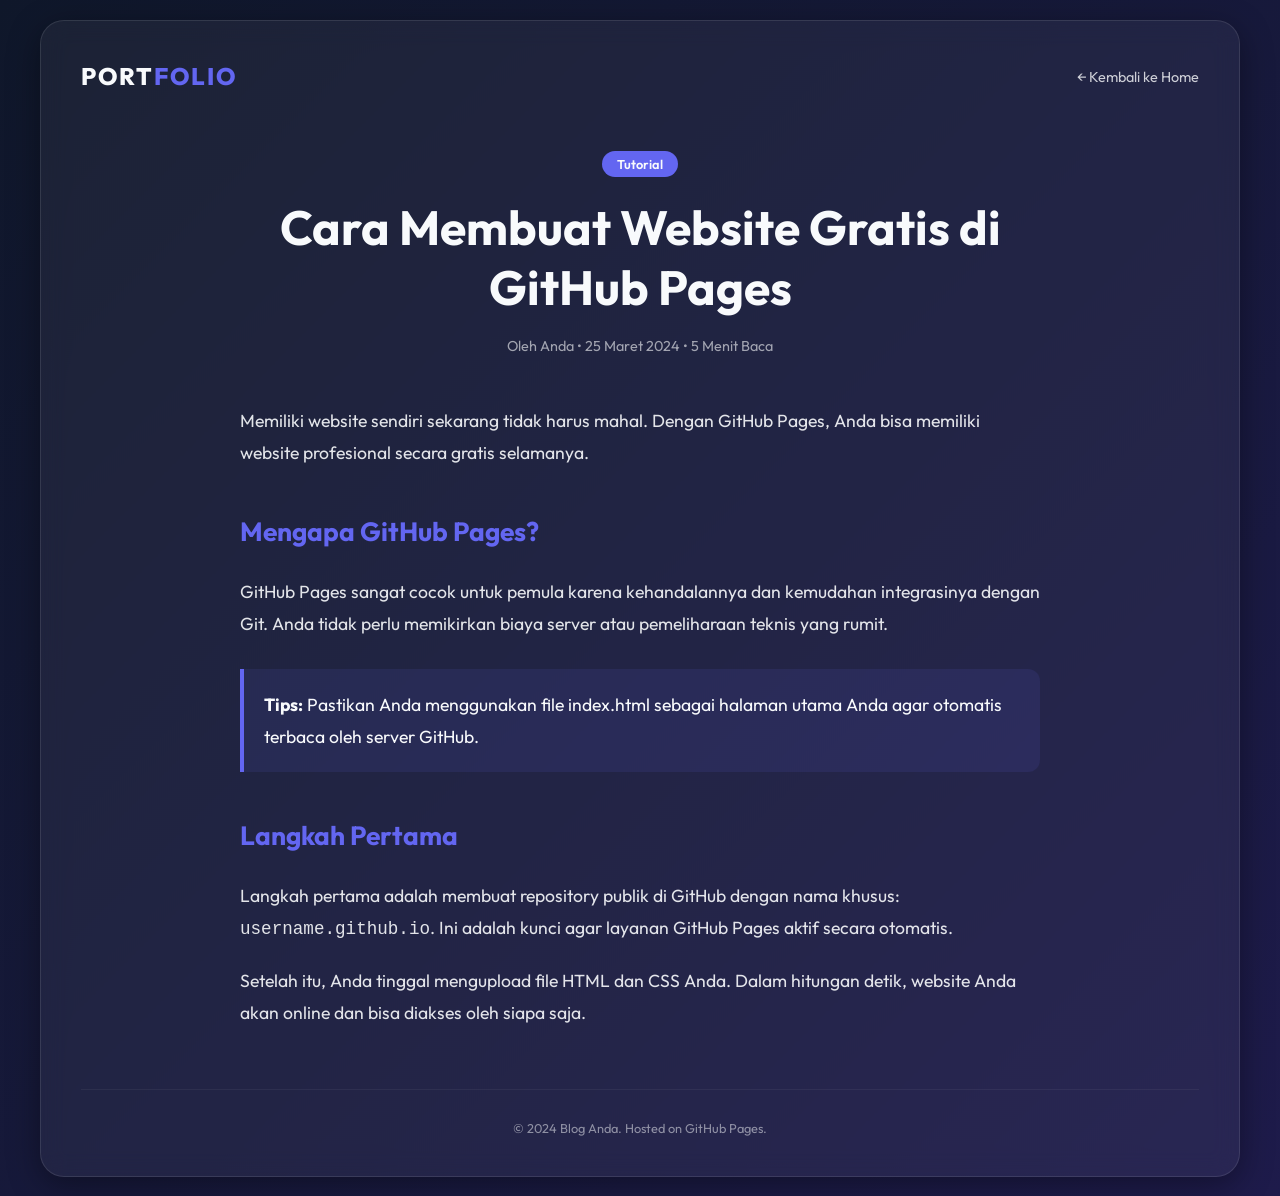
<file: artikel1.html>
<!DOCTYPE html>
<html lang="id">
<head>
    <meta charset="UTF-8">
    <meta name="viewport" content="width=device-width, initial-scale=1.0">
    <title>Cara Membuat Website Gratis - Blog</title>
    <link rel="stylesheet" href="style.css">
    <link rel="preconnect" href="https://fonts.googleapis.com">
    <link rel="preconnect" href="https://fonts.gstatic.com" crossorigin>
    <link href="https://fonts.googleapis.com/css2?family=Outfit:wght@300;400;600;800&display=swap" rel="stylesheet">
</head>
<body>
    <div class="glass-container">
        <header>
            <nav>
                <div class="logo">PORT<span>FOLIO</span></div>
                <ul class="nav-links">
                    <li><a href="index.html">← Kembali ke Home</a></li>
                </ul>
            </nav>
        </header>

        <main class="article-content">
            <div class="article-header">
                <span class="category">Tutorial</span>
                <h1>Cara Membuat Website Gratis di GitHub Pages</h1>
                <div class="meta">Oleh Anda • 25 Maret 2024 • 5 Menit Baca</div>
            </div>

            <section class="content-body">
                <p>Memiliki website sendiri sekarang tidak harus mahal. Dengan GitHub Pages, Anda bisa memiliki website profesional secara gratis selamanya.</p>
                
                <h2>Mengapa GitHub Pages?</h2>
                <p>GitHub Pages sangat cocok untuk pemula karena kehandalannya dan kemudahan integrasinya dengan Git. Anda tidak perlu memikirkan biaya server atau pemeliharaan teknis yang rumit.</p>

                <div class="info-box">
                    <strong>Tips:</strong> Pastikan Anda menggunakan file index.html sebagai halaman utama Anda agar otomatis terbaca oleh server GitHub.
                </div>

                <h2>Langkah Pertama</h2>
                <p>Langkah pertama adalah membuat repository publik di GitHub dengan nama khusus: <code>username.github.io</code>. Ini adalah kunci agar layanan GitHub Pages aktif secara otomatis.</p>
                
                <p>Setelah itu, Anda tinggal mengupload file HTML dan CSS Anda. Dalam hitungan detik, website Anda akan online dan bisa diakses oleh siapa saja.</p>
            </section>
        </main>

        <footer>
            <p>&copy; 2024 Blog Anda. Hosted on GitHub Pages.</p>
        </footer>
    </div>
</body>
</html>
</file>
<file: style.css>
:root {
    --primary-color: #6366f1;
    --secondary-color: #a855f7;
    --bg-dark: #0f172a;
    --text-light: #f8fafc;
    --glass-bg: rgba(255, 255, 255, 0.05);
    --glass-border: rgba(255, 255, 255, 0.1);
}

* {
    margin: 0;
    padding: 0;
    box-sizing: border-box;
}

body {
    font-family: 'Outfit', sans-serif;
    background: linear-gradient(135deg, #0f172a 0%, #1e1b4b 100%);
    color: var(--text-light);
    min-height: 100vh;
    overflow-x: hidden;
    display: flex;
    justify-content: center;
    align-items: center;
    padding: 20px;
}

.glass-container {
    width: 100%;
    max-width: 1200px;
    background: var(--glass-bg);
    backdrop-filter: blur(12px);
    border: 1px solid var(--glass-border);
    border-radius: 24px;
    padding: 40px;
    box-shadow: 0 8px 32px 0 rgba(0, 0, 0, 0.37);
    overflow: hidden;
    position: relative;
}

header {
    margin-bottom: 60px;
}

nav {
    display: flex;
    justify-content: space-between;
    align-items: center;
}

.logo {
    font-size: 1.5rem;
    font-weight: 800;
    letter-spacing: 2px;
}

.logo span {
    color: var(--primary-color);
}

nav ul {
    display: flex;
    list-style: none;
    gap: 30px;
}

nav ul li a {
    text-decoration: none;
    color: var(--text-light);
    font-size: 0.9rem;
    font-weight: 400;
    transition: color 0.3s ease;
    opacity: 0.8;
}

nav ul li a:hover {
    color: var(--primary-color);
    opacity: 1;
}

.hero {
    display: flex;
    align-items: center;
    justify-content: space-between;
    gap: 40px;
    margin-bottom: 80px;
}

.hero-content {
    flex: 1;
}

.hero-content h1 {
    font-size: 3.5rem;
    font-weight: 800;
    line-height: 1.1;
    margin-bottom: 20px;
}

.highlight {
    background: linear-gradient(to right, var(--primary-color), var(--secondary-color));
    -webkit-background-clip: text;
    background-clip: text;
    -webkit-text-fill-color: transparent;
}

.hero-content p {
    font-size: 1.1rem;
    line-height: 1.6;
    margin-bottom: 30px;
    opacity: 0.8;
}

.cta-buttons {
    display: flex;
    gap: 20px;
}

.btn {
    padding: 12px 30px;
    border-radius: 12px;
    text-decoration: none;
    font-weight: 600;
    transition: all 0.3s ease;
}

.btn.primary {
    background: linear-gradient(to right, var(--primary-color), var(--secondary-color));
    color: white;
}

.btn.primary:hover {
    transform: translateY(-3px);
    box-shadow: 0 10px 20px -10px var(--primary-color);
}

.btn.secondary {
    border: 1px solid var(--glass-border);
    color: white;
}

.btn.secondary:hover {
    background: var(--glass-border);
}

.hero-image {
    flex: 0.8;
    display: flex;
    justify-content: center;
}

.circle-blob {
    width: 300px;
    height: 300px;
    background: linear-gradient(45deg, var(--primary-color), var(--secondary-color));
    border-radius: 50%;
    filter: blur(40px);
    opacity: 0.5;
    animation: pulse 10s infinite alternate;
}

@keyframes pulse {
    0% { transform: scale(1); filter: blur(40px); }
    100% { transform: scale(1.2); filter: blur(60px); }
}

.projects h2 {
    font-size: 2rem;
    margin-bottom: 30px;
    text-align: center;
}

.project-grid {
    display: grid;
    grid-template-columns: repeat(auto-fit, minmax(250px, 1fr));
    gap: 20px;
}

.project-card {
    background: rgba(255, 255, 255, 0.03);
    border: 1px solid var(--glass-border);
    border-radius: 20px;
    padding: 30px;
    transition: transform 0.3s ease;
}

.project-card:hover {
    transform: translateY(-10px);
    background: rgba(255, 255, 255, 0.06);
}

.card-icon {
    font-size: 2.5rem;
    margin-bottom: 15px;
}

.project-card h3 {
    margin-bottom: 10px;
}

.project-card p {
    font-size: 0.9rem;
    opacity: 0.7;
    line-height: 1.5;
}

/* Blog Styles */
.blog {
    margin-bottom: 80px;
}

.blog-grid {
    display: grid;
    grid-template-columns: repeat(auto-fit, minmax(300px, 1fr));
    gap: 30px;
}

.blog-card {
    background: rgba(255, 255, 255, 0.02);
    border: 1px solid var(--glass-border);
    border-radius: 20px;
    padding: 30px;
    transition: all 0.3s ease;
}

.blog-card:hover {
    background: rgba(255, 255, 255, 0.05);
    transform: scale(1.02);
}

.blog-date {
    font-size: 0.8rem;
    color: var(--primary-color);
    margin-bottom: 10px;
    font-weight: 600;
}

.blog-card h3 {
    margin-bottom: 15px;
    font-size: 1.3rem;
}

.blog-card p {
    font-size: 0.95rem;
    opacity: 0.7;
    margin-bottom: 20px;
    line-height: 1.6;
}

.read-more {
    text-decoration: none;
    color: var(--text-light);
    font-weight: 600;
    font-size: 0.9rem;
    transition: color 0.3s ease;
}

.read-more:hover {
    color: var(--secondary-color);
}

/* Article Content Styles */
.article-content {
    max-width: 800px;
    margin: 0 auto;
}

.article-header {
    text-align: center;
    margin-bottom: 50px;
}

.category {
    background: var(--primary-color);
    padding: 5px 15px;
    border-radius: 20px;
    font-size: 0.8rem;
    font-weight: 600;
    margin-bottom: 20px;
    display: inline-block;
}

.article-header h1 {
    font-size: 3rem;
    margin-bottom: 20px;
}

.meta {
    font-size: 0.9rem;
    opacity: 0.6;
}

.content-body {
    line-height: 1.8;
    font-size: 1.1rem;
}

.content-body h2 {
    margin: 40px 0 20px;
    color: var(--primary-color);
}

.content-body p {
    margin-bottom: 20px;
    opacity: 0.9;
}

.info-box {
    background: rgba(99, 102, 241, 0.1);
    border-left: 4px solid var(--primary-color);
    padding: 20px;
    border-radius: 0 12px 12px 0;
    margin: 30px 0;
}

footer {
    text-align: center;
    margin-top: 60px;
    padding-top: 30px;
    border-top: 1px solid var(--glass-border);
    font-size: 0.8rem;
    opacity: 0.5;
}

@media (max-width: 768px) {
    .hero {
        flex-direction: column;
        text-align: center;
    }
    
    .hero-content h1 {
        font-size: 2.5rem;
    }
    
    .cta-buttons {
        justify-content: center;
    }
    
    nav ul {
        display: none;
    }
}
</file>
